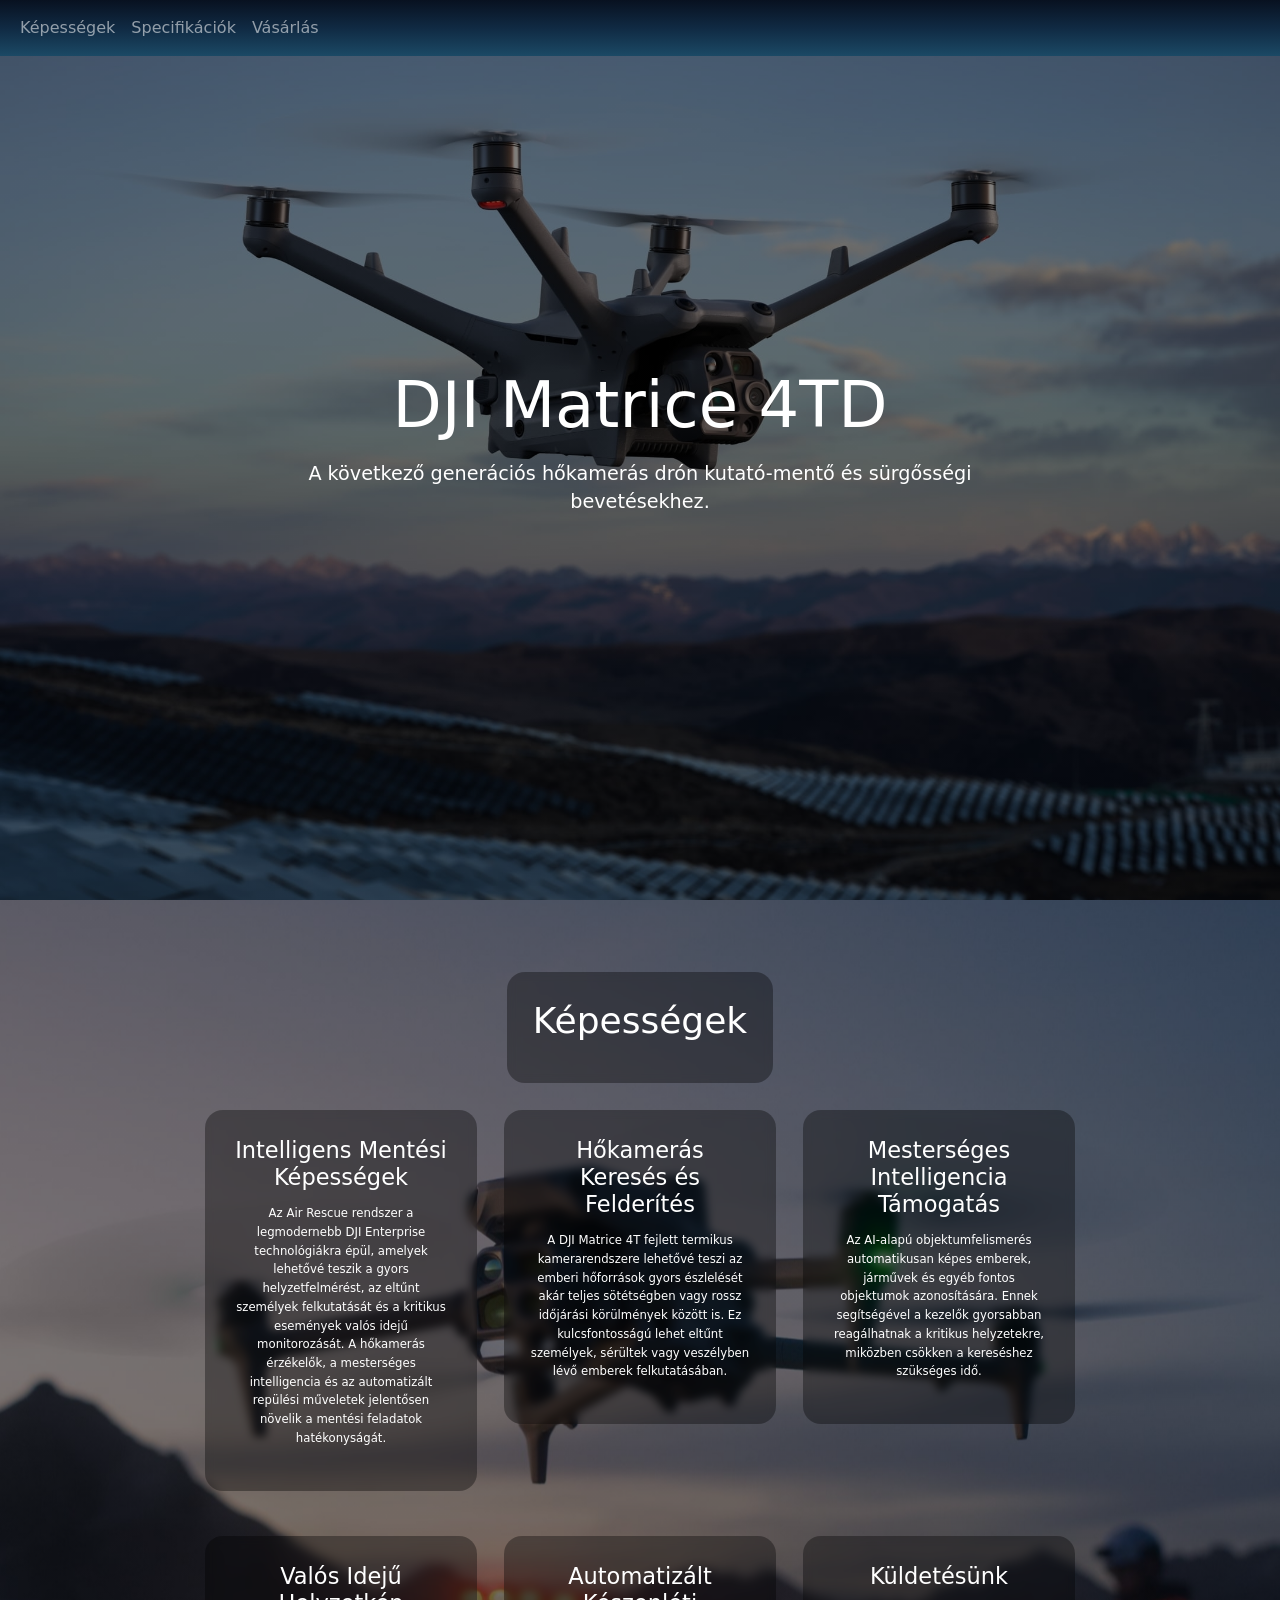
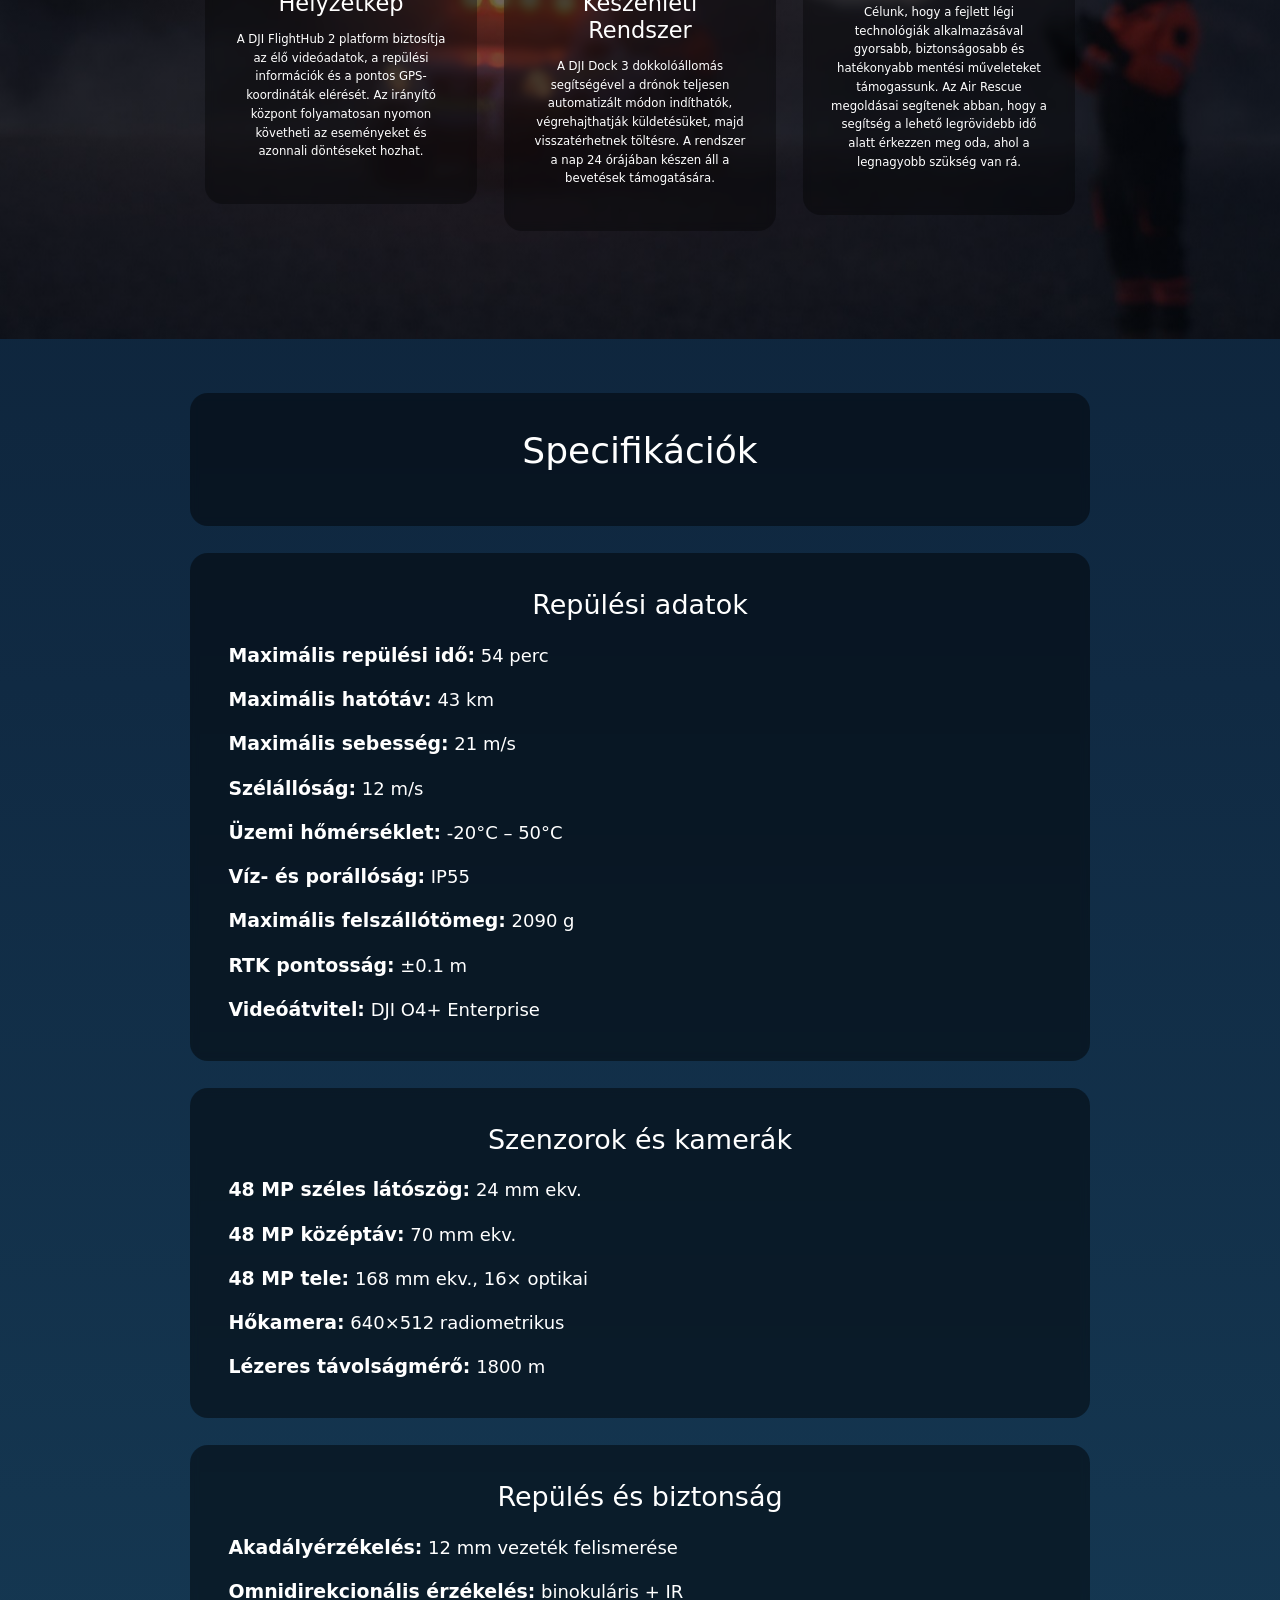
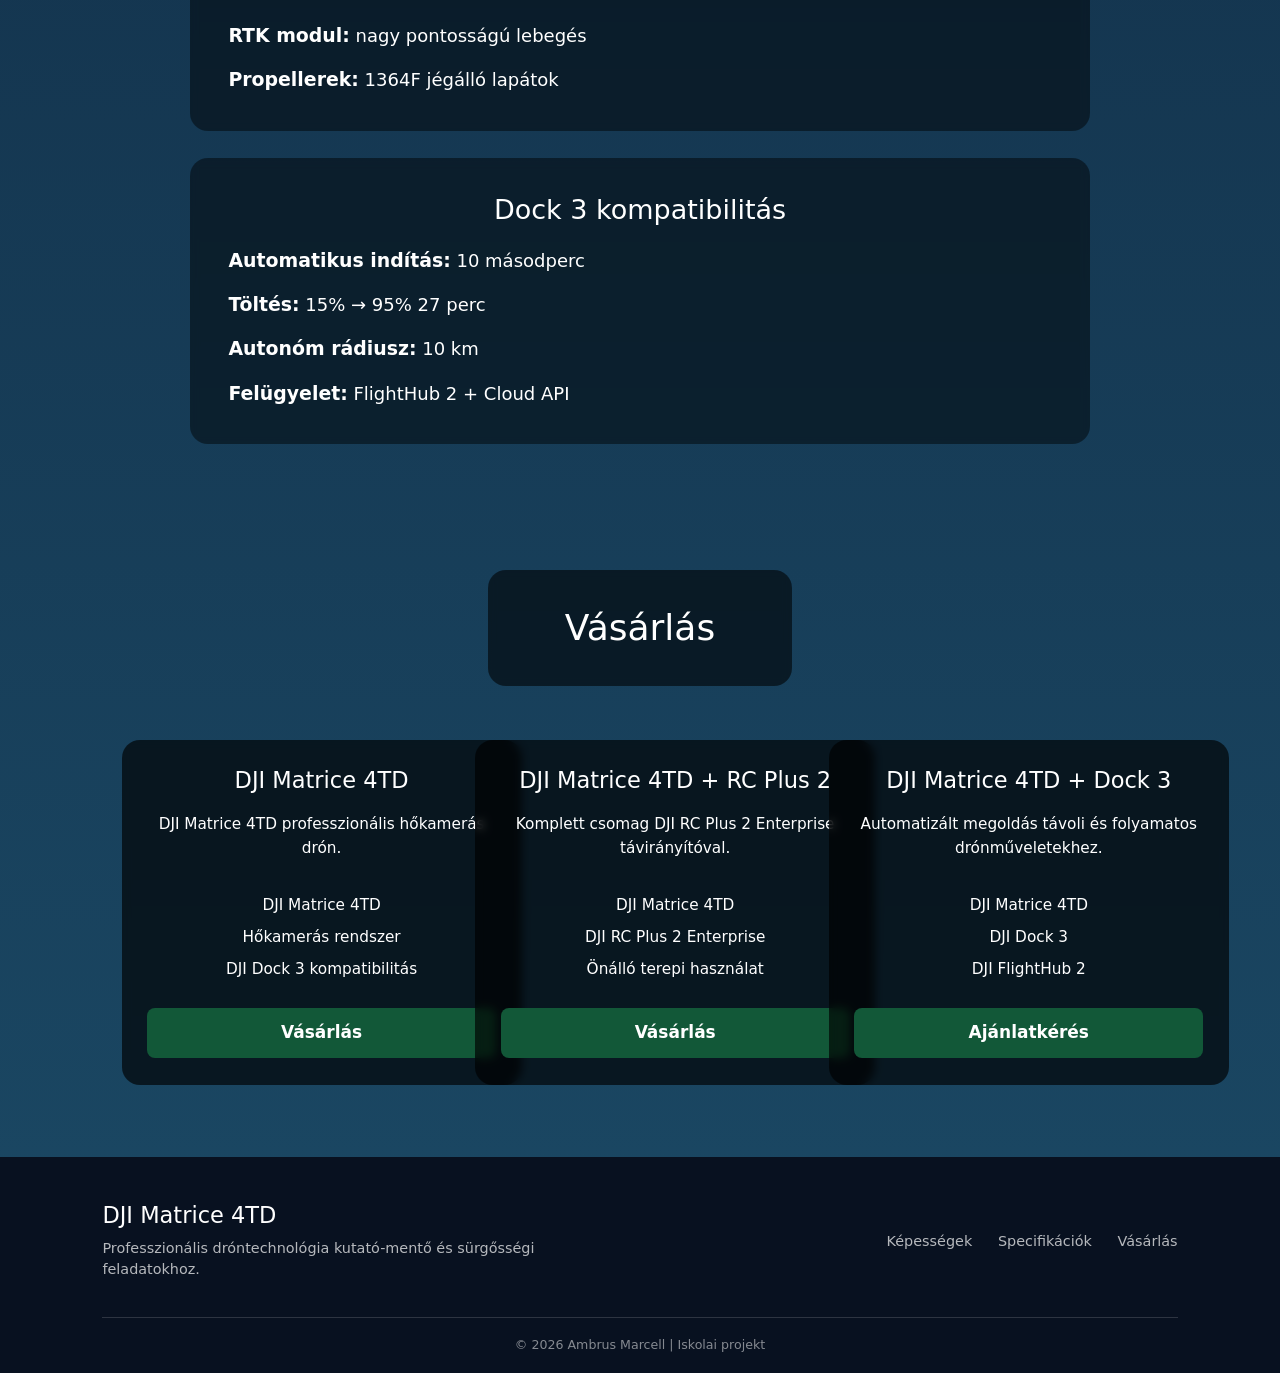
<file: alap.html>
<!DOCTYPE html>
<html lang="hu">

<head>
    <meta charset="UTF-8">
    <meta name="viewport" content="width=device-width, initial-scale=1.0">
    <title>Ambrus Marcell</title>
    <link rel="stylesheet" href="CSS.css">
    <link href="https://cdn.jsdelivr.net/npm/bootstrap@5.3.8/dist/css/bootstrap.min.css" rel="stylesheet"
        integrity="sha384-sRIl4kxILFvY47J16cr9ZwB07vP4J8+LH7qKQnuqkuIAvNWLzeN8tE5YBujZqJLB" crossorigin="anonymous">

</head>

<body>
    <header>
        <nav class="navbar navbar-expand-lg navbar-dark fixed-top">
            <div class="container-fluid">
                <ul class="navbar-nav">
                    <li class="nav-item">
                        <a class="nav-link" aria-current="page" href="#b">Képességek</a>
                    </li>
                    <li class="nav-item">
                        <a class="nav-link" href="#c">Specifikációk</a>
                    </li>
                    <li class="nav-item">
                        <a class="nav-link" href="#d">Vásárlás</a>
                    </li>

                </ul>

            </div>
        </nav>
    </header>
    <main>
        <section id="a">
            <h1>DJI Matrice 4TD</h1>
            <p>
                A következő generációs hőkamerás drón
                kutató-mentő és sürgősségi bevetésekhez.
            </p>
        </section>

        <section id="b">
            <div id="begy">
                <h1>Képességek</h1>
            </div>
            <div class="row row-cols-lg-4 row-cols-md-3 row-cols-1">
                <div class="col">
                    <h1>Intelligens Mentési Képességek</h1>

                    <p>
                        Az Air Rescue rendszer a legmodernebb DJI Enterprise technológiákra épül,
                        amelyek lehetővé teszik a gyors helyzetfelmérést, az eltűnt személyek
                        felkutatását és a kritikus események valós idejű monitorozását.
                        A hőkamerás érzékelők, a mesterséges intelligencia és az automatizált
                        repülési műveletek jelentősen növelik a mentési feladatok hatékonyságát.
                    </p>
                </div>

                <div class="col">
                    <h1>Hőkamerás Keresés és Felderítés</h1>

                    <p>
                        A DJI Matrice 4T fejlett termikus kamerarendszere lehetővé teszi az emberi
                        hőforrások gyors észlelését akár teljes sötétségben vagy rossz időjárási
                        körülmények között is. Ez kulcsfontosságú lehet eltűnt személyek,
                        sérültek vagy veszélyben lévő emberek felkutatásában.
                    </p>
                </div>

                <div class="col">
                    <h1>Mesterséges Intelligencia Támogatás</h1>

                    <p>
                        Az AI-alapú objektumfelismerés automatikusan képes emberek, járművek és
                        egyéb fontos objektumok azonosítására. Ennek segítségével a kezelők
                        gyorsabban reagálhatnak a kritikus helyzetekre, miközben csökken a
                        kereséshez szükséges idő.
                    </p>
                </div>

                <div class="col">
                    <h1>Valós Idejű Helyzetkép</h1>

                    <p>
                        A DJI FlightHub 2 platform biztosítja az élő videóadatok, a repülési
                        információk és a pontos GPS-koordináták elérését. Az irányító központ
                        folyamatosan nyomon követheti az eseményeket és azonnali döntéseket hozhat.
                    </p>
                </div>

                <div class="col">
                    <h1>Automatizált Készenléti Rendszer</h1>

                    <p>
                        A DJI Dock 3 dokkolóállomás segítségével a drónok teljesen automatizált
                        módon indíthatók, végrehajthatják küldetésüket, majd visszatérhetnek
                        töltésre. A rendszer a nap 24 órájában készen áll a bevetések támogatására.
                    </p>
                </div>

                <div class="col">
                    <h1>Küldetésünk</h1>

                    <p>
                        Célunk, hogy a fejlett légi technológiák alkalmazásával gyorsabb,
                        biztonságosabb és hatékonyabb mentési műveleteket támogassunk.
                        Az Air Rescue megoldásai segítenek abban, hogy a segítség a lehető
                        legrövidebb idő alatt érkezzen meg oda, ahol a legnagyobb szükség van rá.
                    </p>
                </div>
            </div>
        </section>
        <section>
            <div id="c">
                <div class="c-card">
                    <h1>Specifikációk</h1>
                </div>
                <div class="c-card">
                    <h2>Repülési adatok</h2>
                    <ul>
                        <li><strong>Maximális repülési idő:</strong> 54 perc</li>
                        <li><strong>Maximális hatótáv:</strong> 43 km</li>
                        <li><strong>Maximális sebesség:</strong> 21 m/s</li>
                        <li><strong>Szélállóság:</strong> 12 m/s</li>
                        <li><strong>Üzemi hőmérséklet:</strong> -20°C – 50°C</li>
                        <li><strong>Víz- és porállóság:</strong> IP55</li>
                        <li><strong>Maximális felszállótömeg:</strong> 2090 g</li>
                        <li><strong>RTK pontosság:</strong> ±0.1 m</li>
                        <li><strong>Videóátvitel:</strong> DJI O4+ Enterprise</li>
                    </ul>
                </div>

                <div class="c-card">
                    <h2>Szenzorok és kamerák</h2>
                    <ul>
                        <li><strong>48 MP széles látószög:</strong> 24 mm ekv.</li>
                        <li><strong>48 MP középtáv:</strong> 70 mm ekv.</li>
                        <li><strong>48 MP tele:</strong> 168 mm ekv., 16× optikai</li>
                        <li><strong>Hőkamera:</strong> 640×512 radiometrikus</li>
                        <li><strong>Lézeres távolságmérő:</strong> 1800 m</li>
                    </ul>
                </div>

                <div class="c-card">
                    <h2>Repülés és biztonság</h2>
                    <ul>
                        <li><strong>Akadályérzékelés:</strong> 12 mm vezeték felismerése</li>
                        <li><strong>Omnidirekcionális érzékelés:</strong> binokuláris + IR</li>
                        <li><strong>RTK modul:</strong> nagy pontosságú lebegés</li>
                        <li><strong>Propellerek:</strong> 1364F jégálló lapátok</li>
                    </ul>
                </div>

                <div class="c-card">
                    <h2>Dock 3 kompatibilitás</h2>
                    <ul>
                        <li><strong>Automatikus indítás:</strong> 10 másodperc</li>
                        <li><strong>Töltés:</strong> 15% → 95% 27 perc</li>
                        <li><strong>Autonóm rádiusz:</strong> 10 km</li>
                        <li><strong>Felügyelet:</strong> FlightHub 2 + Cloud API</li>
                    </ul>
                </div>

            </div>
        </section>

        <section>
            <div id="d">

                <div class="ds-card">
                    <h1>Vásárlás</h1>
                </div>

                <div class="rendelesek">
                    <div class="row row-cols-1 row-cols-md-2 row-cols-lg-3">

                        <div class="col">
                            <div class="rendeles">
                                <h2>DJI Matrice 4TD</h2>
                                <p>
                                    DJI Matrice 4TD professzionális hőkamerás drón.
                                </p>
                                <ul>
                                    <li>DJI Matrice 4TD</li>
                                    <li>Hőkamerás rendszer</li>
                                    <li>DJI Dock 3 kompatibilitás</li>
                                </ul>
                                <button type="button">Vásárlás</button>
                            </div>
                        </div>


                        <div class="col">
                            <div class="rendeles">
                                <h2>DJI Matrice 4TD + RC Plus 2</h2>
                                <p>
                                    Komplett csomag DJI RC Plus 2 Enterprise
                                    távirányítóval.
                                </p>
                                <ul>
                                    <li>DJI Matrice 4TD</li>
                                    <li>DJI RC Plus 2 Enterprise</li>
                                    <li>Önálló terepi használat</li>
                                </ul>
                                <button type="button">Vásárlás</button>
                            </div>
                        </div>


                        <div class="col">
                            <div class="rendeles">
                                <h2>DJI Matrice 4TD + Dock 3</h2>
                                <p>
                                    Automatizált megoldás távoli és folyamatos
                                    drónműveletekhez.
                                </p>
                                <ul>
                                    <li>DJI Matrice 4TD</li>
                                    <li>DJI Dock 3</li>
                                    <li>DJI FlightHub 2</li>
                                </ul>
                                <button type="button">Ajánlatkérés</button>
                            </div>
                        </div>
                    </div>

                </div>

            </div>
        </section>

    </main>
    <footer>
        <div class="footer-container">

            <div class="footer-info">
                <h2>DJI Matrice 4TD</h2>

                <p>
                    Professzionális dróntechnológia kutató-mentő
                    és sürgősségi feladatokhoz.
                </p>
            </div>

            <div class="footer-nav">
                <a class="nav-link" href="#b">Képességek</a>
                <a class="nav-link" href="#c">Specifikációk</a>
                <a class="nav-link" href="#d">Vásárlás</a>
            </div>

        </div>

        <div class="footer-bottom">
            <p>© 2026 Ambrus Marcell | Iskolai projekt</p>
        </div>
    </footer>
</body>

</html>
</file>
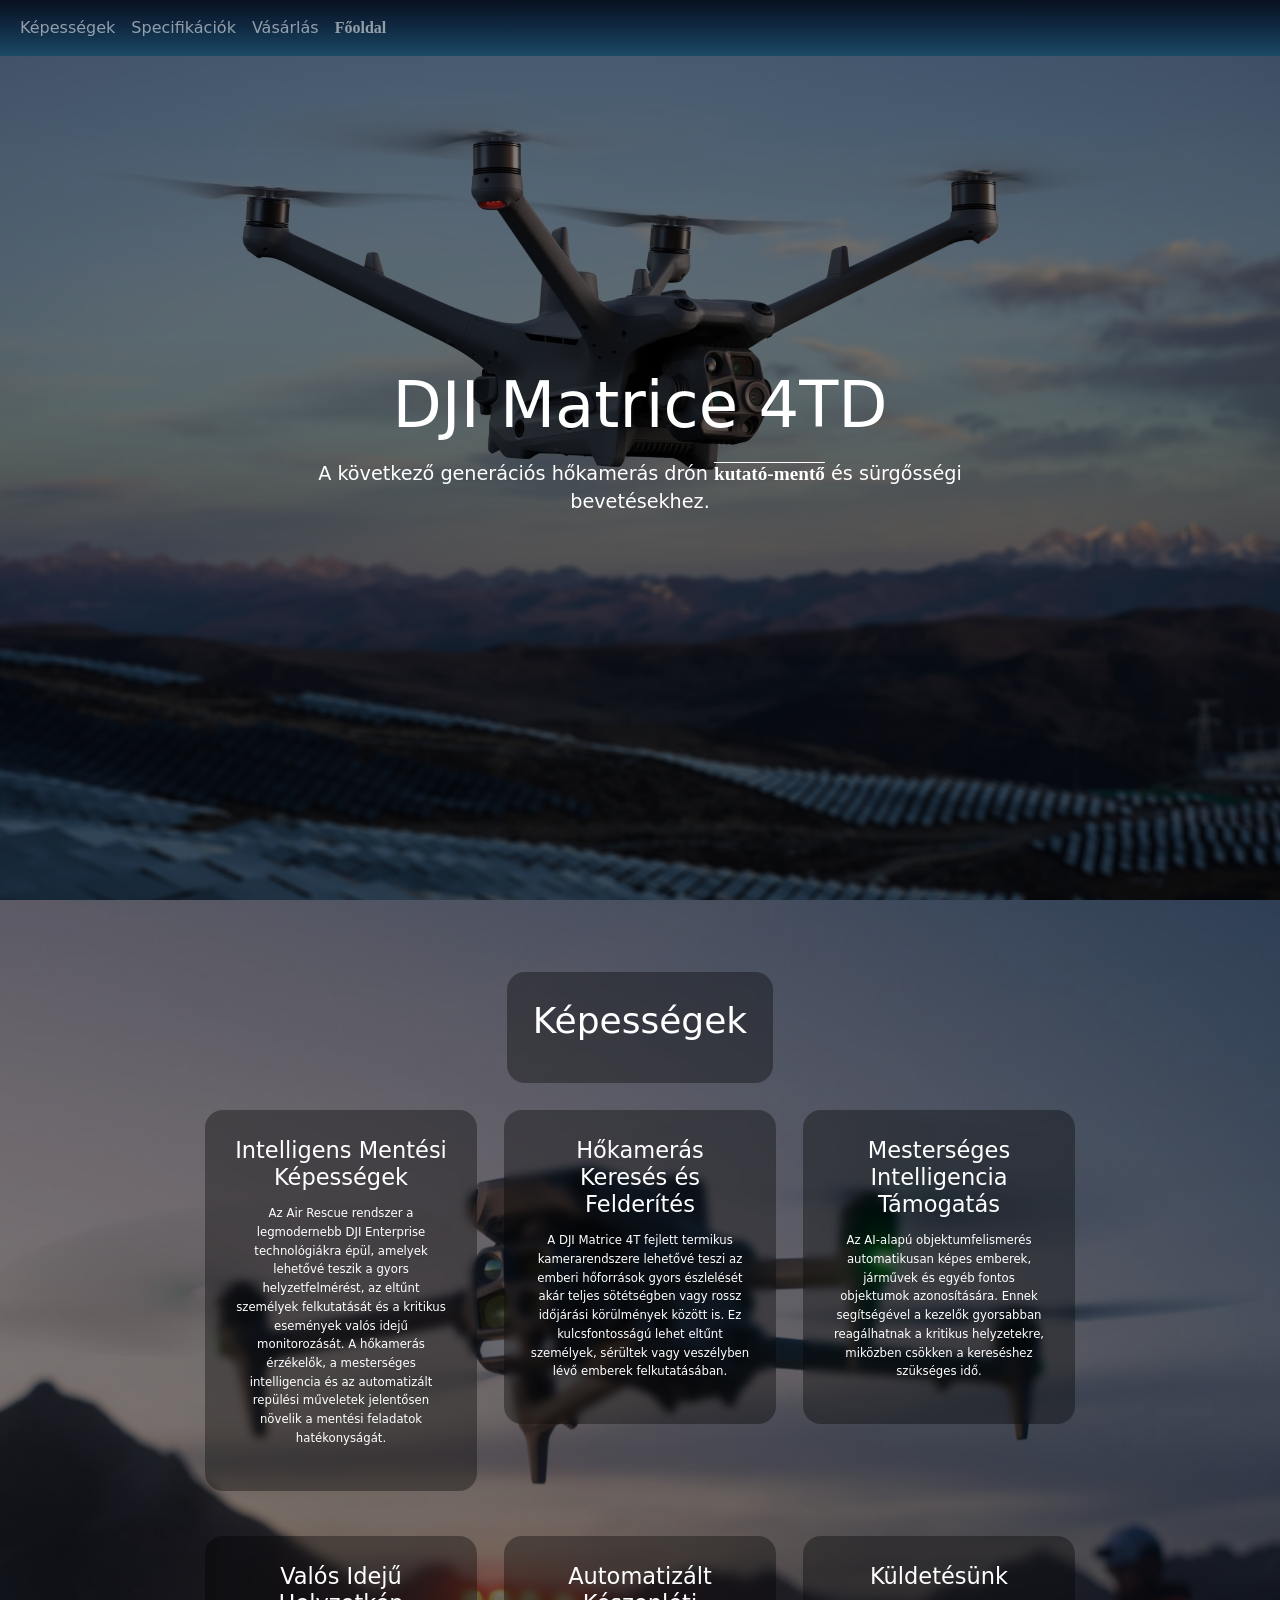
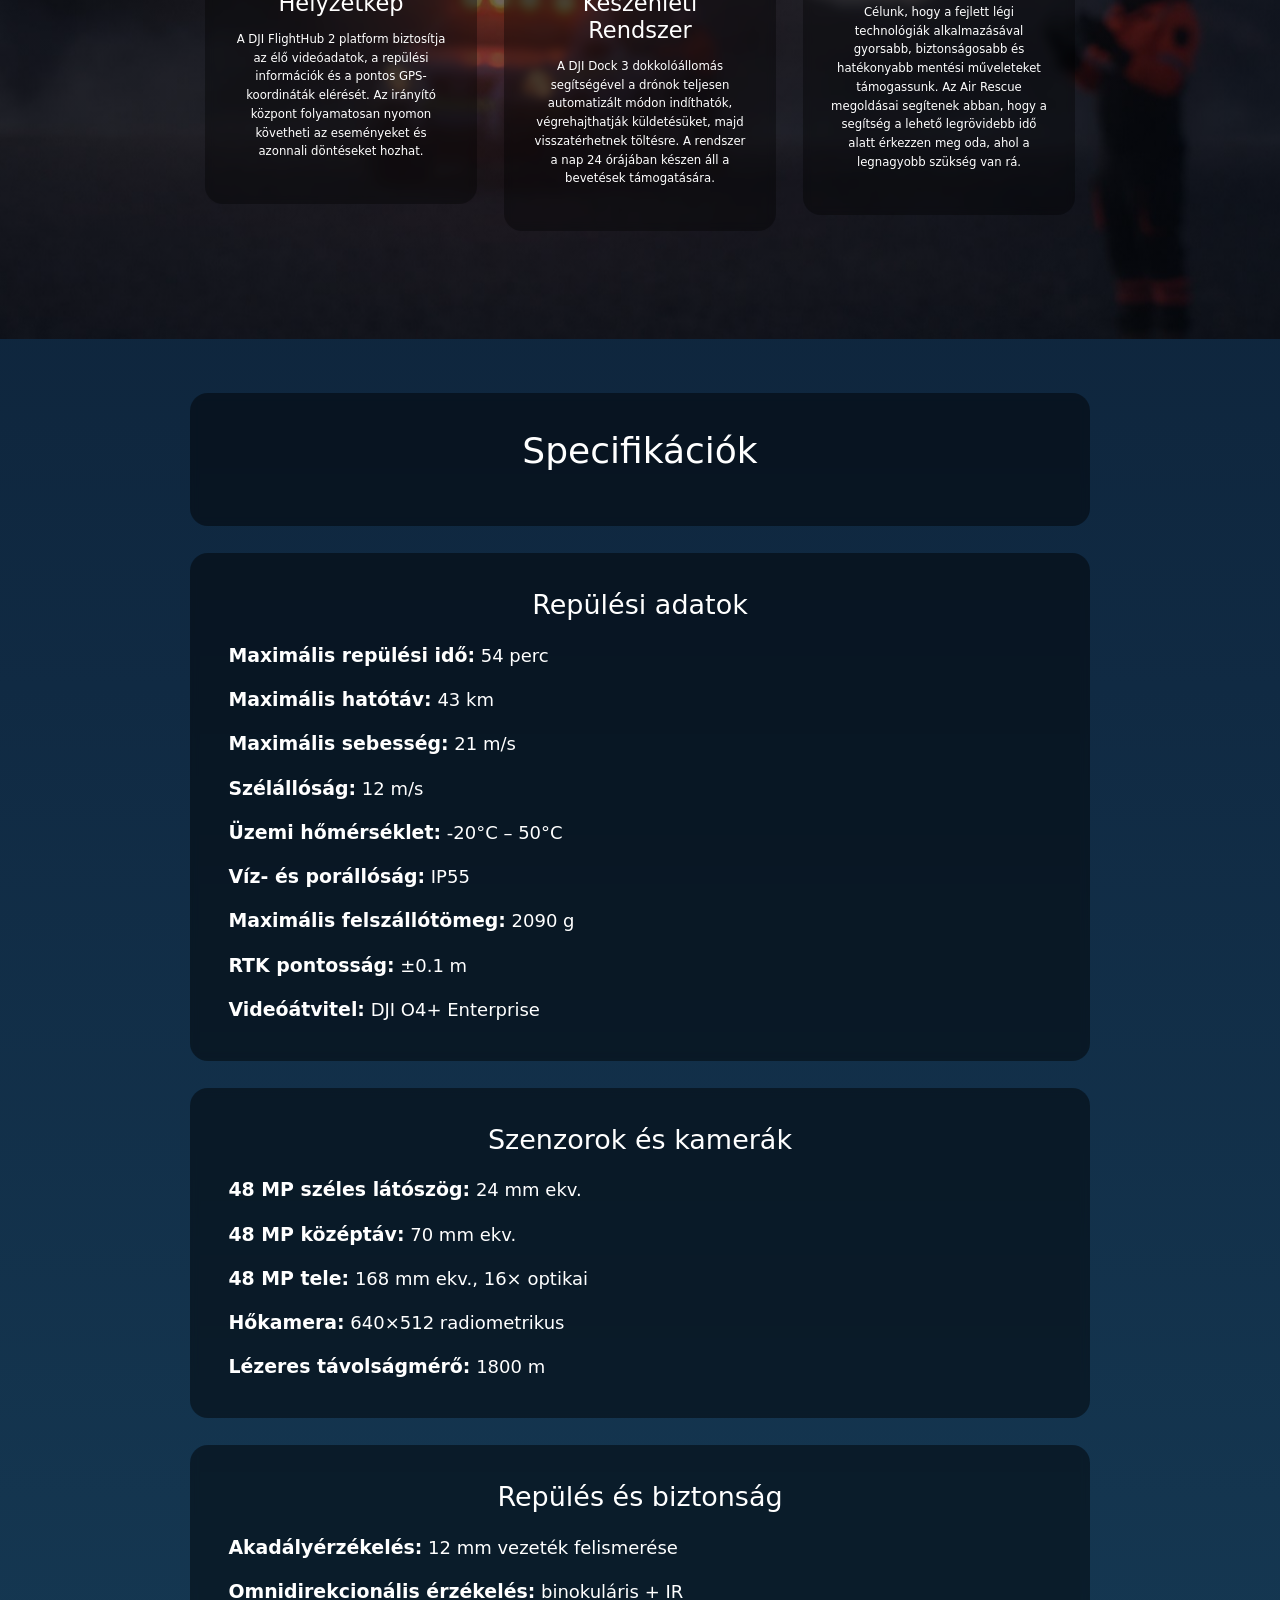
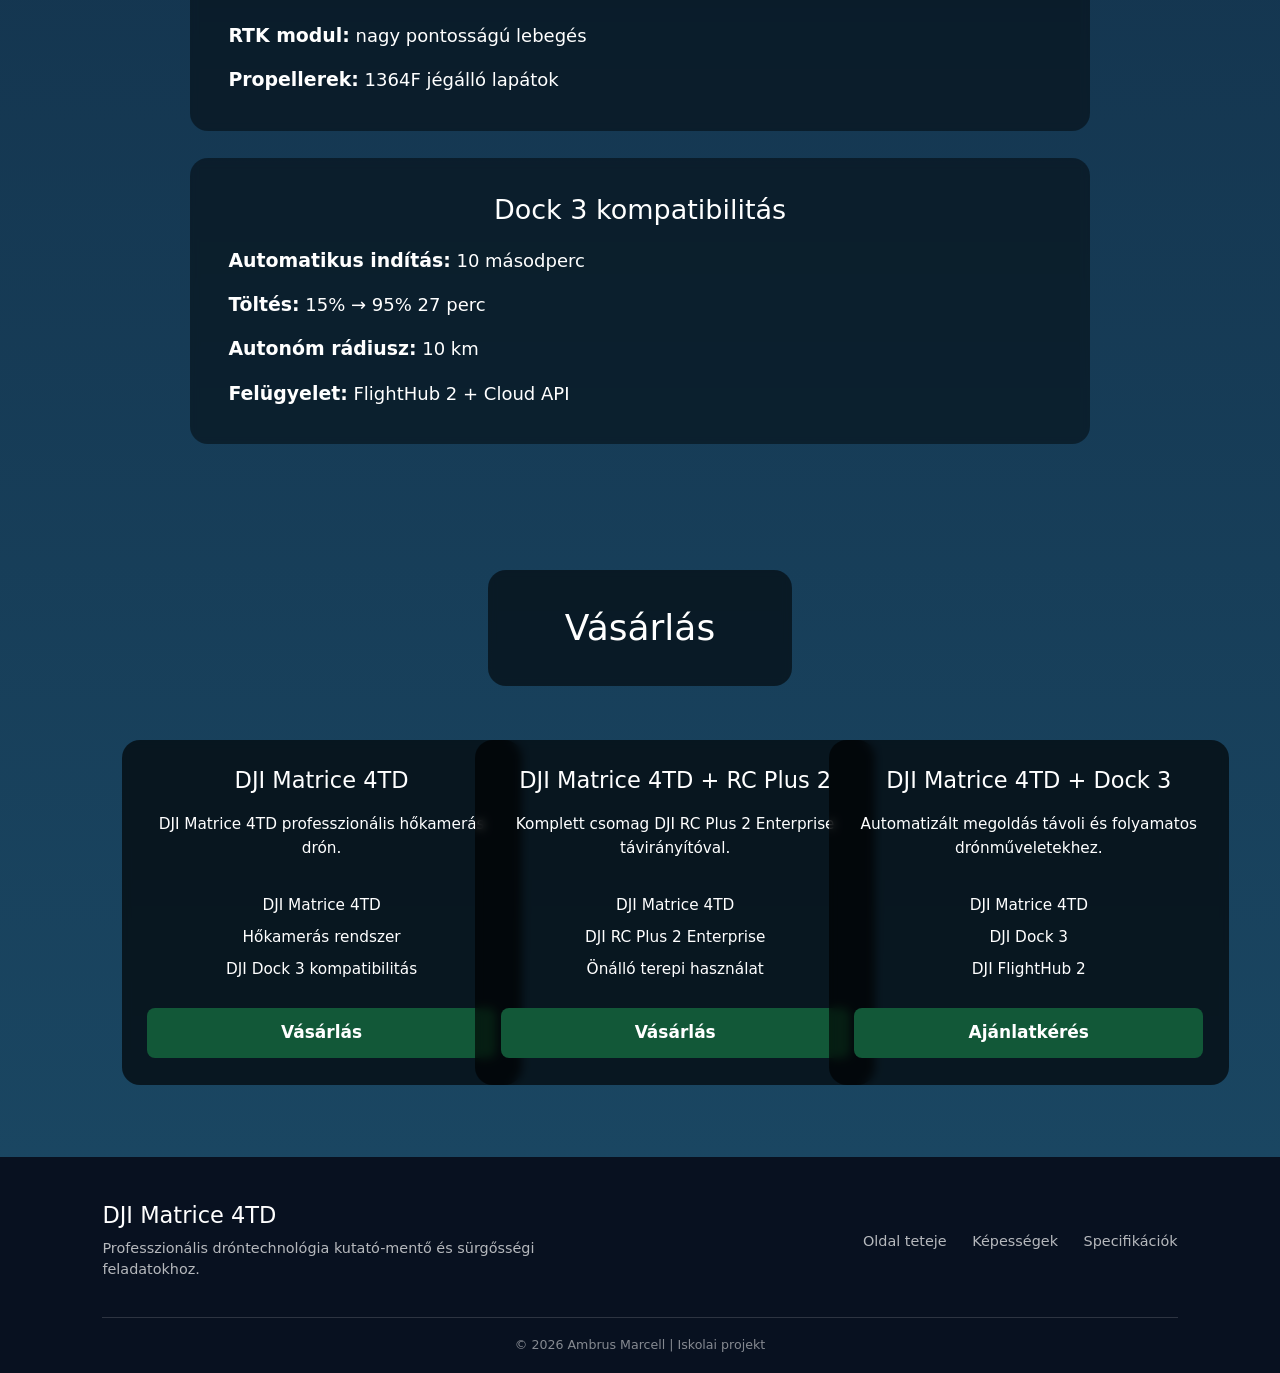
<file: DJI-Mat-4.html>
<!DOCTYPE html>
<html lang="hu">

<head>
    <meta charset="UTF-8">
    <meta name="viewport" content="width=device-width, initial-scale=1.0">
    <title>Ambrus Marcell</title>
    <link rel="stylesheet" href="CSS-DJI-Mat-4.css">
    <link href="https://cdn.jsdelivr.net/npm/bootstrap@5.3.8/dist/css/bootstrap.min.css" rel="stylesheet"
        integrity="sha384-sRIl4kxILFvY47J16cr9ZwB07vP4J8+LH7qKQnuqkuIAvNWLzeN8tE5YBujZqJLB" crossorigin="anonymous">

</head>

<body>
    <header>
        <nav class="navbar navbar-expand-lg navbar-dark fixed-top">
            <div class="container-fluid">
                <ul class="navbar-nav">
                    <li class="nav-item">
                        <a class="nav-link" aria-current="page" href="#b">Képességek</a>
                    </li>
                    <li class="nav-item">
                        <a class="nav-link" href="#c">Specifikációk</a>
                    </li>
                    <li class="nav-item">
                        <a class="nav-link" href="#d">Vásárlás</a>
                    </li>
                    <li class="nav-item">
                        <a class="nav-link" href="index.html" style="font-family: 'Times New Roman', Times, serif; font-weight: 600;">Főoldal</a>
                    </li>
                </ul>

            </div>
        </nav>
    </header>
    <main>
        <section id="a">
            <h1>DJI Matrice 4TD</h1>
            <p>
                A következő generációs hőkamerás drón
                <strong style="font-family: initial; text-decoration: overline;" >kutató-mentő</strong> és sürgősségi bevetésekhez.
            </p>
        </section>

        <section id="b">
            <div id="begy">
                <h1>Képességek</h1>
            </div>
            <div class="row row-cols-lg-4 row-cols-md-3 row-cols-1">
                <div class="col">
                    <h1>Intelligens Mentési Képességek</h1>

                    <p>
                        Az Air Rescue rendszer a legmodernebb DJI Enterprise technológiákra épül,
                        amelyek lehetővé teszik a gyors helyzetfelmérést, az eltűnt személyek
                        felkutatását és a kritikus események valós idejű monitorozását.
                        A hőkamerás érzékelők, a mesterséges intelligencia és az automatizált
                        repülési műveletek jelentősen növelik a mentési feladatok hatékonyságát.
                    </p>
                </div>

                <div class="col">
                    <h1>Hőkamerás Keresés és Felderítés</h1>

                    <p>
                        A DJI Matrice 4T fejlett termikus kamerarendszere lehetővé teszi az emberi
                        hőforrások gyors észlelését akár teljes sötétségben vagy rossz időjárási
                        körülmények között is. Ez kulcsfontosságú lehet eltűnt személyek,
                        sérültek vagy veszélyben lévő emberek felkutatásában.
                    </p>
                </div>

                <div class="col">
                    <h1>Mesterséges Intelligencia Támogatás</h1>

                    <p>
                        Az AI-alapú objektumfelismerés automatikusan képes emberek, járművek és
                        egyéb fontos objektumok azonosítására. Ennek segítségével a kezelők
                        gyorsabban reagálhatnak a kritikus helyzetekre, miközben csökken a
                        kereséshez szükséges idő.
                    </p>
                </div>

                <div class="col">
                    <h1>Valós Idejű Helyzetkép</h1>

                    <p>
                        A DJI FlightHub 2 platform biztosítja az élő videóadatok, a repülési
                        információk és a pontos GPS-koordináták elérését. Az irányító központ
                        folyamatosan nyomon követheti az eseményeket és azonnali döntéseket hozhat.
                    </p>
                </div>

                <div class="col">
                    <h1>Automatizált Készenléti Rendszer</h1>

                    <p>
                        A DJI Dock 3 dokkolóállomás segítségével a drónok teljesen automatizált
                        módon indíthatók, végrehajthatják küldetésüket, majd visszatérhetnek
                        töltésre. A rendszer a nap 24 órájában készen áll a bevetések támogatására.
                    </p>
                </div>

                <div class="col">
                    <h1>Küldetésünk</h1>

                    <p>
                        Célunk, hogy a fejlett légi technológiák alkalmazásával gyorsabb,
                        biztonságosabb és hatékonyabb mentési műveleteket támogassunk.
                        Az Air Rescue megoldásai segítenek abban, hogy a segítség a lehető
                        legrövidebb idő alatt érkezzen meg oda, ahol a legnagyobb szükség van rá.
                    </p>
                </div>
            </div>
        </section>
        <section>
            <div id="c">
                <div class="c-card">
                    <h1>Specifikációk</h1>
                </div>
                <div class="c-card">
                    <h2>Repülési adatok</h2>
                    <ul>
                        <li><strong>Maximális repülési idő:</strong> 54 perc</li>
                        <li><strong>Maximális hatótáv:</strong> 43 km</li>
                        <li><strong>Maximális sebesség:</strong> 21 m/s</li>
                        <li><strong>Szélállóság:</strong> 12 m/s</li>
                        <li><strong>Üzemi hőmérséklet:</strong> -20°C – 50°C</li>
                        <li><strong>Víz- és porállóság:</strong> IP55</li>
                        <li><strong>Maximális felszállótömeg:</strong> 2090 g</li>
                        <li><strong>RTK pontosság:</strong> ±0.1 m</li>
                        <li><strong>Videóátvitel:</strong> DJI O4+ Enterprise</li>
                    </ul>
                </div>

                <div class="c-card">
                    <h2>Szenzorok és kamerák</h2>
                    <ul>
                        <li><strong>48 MP széles látószög:</strong> 24 mm ekv.</li>
                        <li><strong>48 MP középtáv:</strong> 70 mm ekv.</li>
                        <li><strong>48 MP tele:</strong> 168 mm ekv., 16× optikai</li>
                        <li><strong>Hőkamera:</strong> 640×512 radiometrikus</li>
                        <li><strong>Lézeres távolságmérő:</strong> 1800 m</li>
                    </ul>
                </div>

                <div class="c-card">
                    <h2>Repülés és biztonság</h2>
                    <ul>
                        <li><strong>Akadályérzékelés:</strong> 12 mm vezeték felismerése</li>
                        <li><strong>Omnidirekcionális érzékelés:</strong> binokuláris + IR</li>
                        <li><strong>RTK modul:</strong> nagy pontosságú lebegés</li>
                        <li><strong>Propellerek:</strong> 1364F jégálló lapátok</li>
                    </ul>
                </div>

                <div class="c-card">
                    <h2>Dock 3 kompatibilitás</h2>
                    <ul>
                        <li><strong>Automatikus indítás:</strong> 10 másodperc</li>
                        <li><strong>Töltés:</strong> 15% → 95% 27 perc</li>
                        <li><strong>Autonóm rádiusz:</strong> 10 km</li>
                        <li><strong>Felügyelet:</strong> FlightHub 2 + Cloud API</li>
                    </ul>
                </div>

            </div>
        </section>

        <section>
            <div id="d">

                <div class="ds-card">
                    <h1>Vásárlás</h1>
                </div>

                <div class="rendelesek">
                    <div class="row row-cols-1 row-cols-md-2 row-cols-lg-3">

                        <div class="col">
                            <div class="rendeles">
                                <h2>DJI Matrice 4TD</h2>
                                <p>
                                    DJI Matrice 4TD professzionális hőkamerás drón.
                                </p>
                                <ul>
                                    <li>DJI Matrice 4TD</li>
                                    <li>Hőkamerás rendszer</li>
                                    <li>DJI Dock 3 kompatibilitás</li>
                                </ul>
                                <button type="button">Vásárlás</button>
                            </div>
                        </div>


                        <div class="col">
                            <div class="rendeles">
                                <h2>DJI Matrice 4TD + RC Plus 2</h2>
                                <p>
                                    Komplett csomag DJI RC Plus 2 Enterprise
                                    távirányítóval.
                                </p>
                                <ul>
                                    <li>DJI Matrice 4TD</li>
                                    <li>DJI RC Plus 2 Enterprise</li>
                                    <li>Önálló terepi használat</li>
                                </ul>
                                <button type="button">Vásárlás</button>
                            </div>
                        </div>


                        <div class="col">
                            <div class="rendeles">
                                <h2>DJI Matrice 4TD + Dock 3</h2>
                                <p>
                                    Automatizált megoldás távoli és folyamatos
                                    drónműveletekhez.
                                </p>
                                <ul>
                                    <li>DJI Matrice 4TD</li>
                                    <li>DJI Dock 3</li>
                                    <li>DJI FlightHub 2</li>
                                </ul>
                                <button type="button">Ajánlatkérés</button>
                            </div>
                        </div>
                    </div>

                </div>

            </div>
        </section>

    </main>
    <footer>
        <div class="footer-container">

            <div class="footer-info">
                <h2>DJI Matrice 4TD</h2>

                <p>
                    Professzionális dróntechnológia kutató-mentő
                    és sürgősségi feladatokhoz.
                </p>
            </div>

            <div class="footer-nav">
                <a class="nav-link" href="#a">Oldal teteje</a>
                <a class="nav-link" href="#b">Képességek</a>
                <a class="nav-link" href="#c">Specifikációk</a>
            </div>

        </div>

        <div class="footer-bottom">
            <p>© 2026 Ambrus Marcell | Iskolai projekt</p>
        </div>
    </footer>
</body>

</html>
</file>
<file: CSS.css>
body {
    background: linear-gradient(180deg,
            #081120 0%,
            #102a43 50%,
            #1b4965 100%);
    color: white;
}

nav {
    background: linear-gradient(180deg,
            #081120 0%,
            #102a43 50%,
            #1b4965 100%);

}


#a {
    background:
        linear-gradient(rgba(0, 0, 0, 0.5),
            rgba(0, 0, 0, 0.5)),
        url("kepek/M4TD.jpg");

    background-size: cover;
    background-position: center;
    background-repeat: no-repeat;

    height: 100vh;

    display: flex;
    flex-direction: column;
    justify-content: center;
    align-items: center;

    text-align: center;
    color: white;
}

#a h1 {
    font-size: 4rem;
    margin-bottom: 1rem;
}

#a p {
    max-width: 700px;
    font-size: 1.2rem;
}

#b {
    position: relative;

    background:
        linear-gradient(
            rgba(0, 0, 0, 0.5),
            rgba(0, 0, 0, 0.5)
        ),
        url("kepek/M4T-hatter1.webp");

    background-size: cover;
    background-position: center;
    background-repeat: no-repeat;

    min-height: 100vh;

    display: flex;
    flex-direction: column;
    justify-content: center;
    align-items: center;

    text-align: center;
    color: white;

    padding-bottom: 10vh;
}

#b .row {
    width: 80%;
    margin: 0 auto;
    gap: 4vh;
    padding: 4vh 3vw;
    background: rgba(0, 0, 0, 0.35);
    border-radius: 2vh;

    display: flex;
    justify-content: center;
    align-items: flex-start;

    width: 85%;
    margin: 0 auto;
    gap: 3vh;
    padding: 0;
    background: none;
}

#b .col {
    background: rgba(0, 0, 0, 0.35);
    padding: 3vh 2vw;
    border-radius: 2vh;
    backdrop-filter: blur(4px);
    margin-bottom: 2vh;
}

#b h1,
#b h2 {
    font-size: 2.5vh;
    margin-bottom: 1.5vh;
}

#b p {
    font-size: 1.3vh;
    line-height: 1.6;
}

#begy {
    margin-top: 8vh;
    background: rgba(0, 0, 0, 0.35);
    padding: 3vh 2vw;
    border-radius: 2vh;
    backdrop-filter: blur(4px);
    margin-bottom: 3vh;
}

#begy h1 {
    font-size: 4vh;
    margin-bottom: 1.5vh;
}

#c,
#d {
    width: 100%;
    display: flex;
    flex-direction: column;
    align-items: center;
    gap: 3vh;
    color: white;
    text-align: center;


    background-image: url(kepek/M4TD-specifikációk.webp);
    background-size: cover;
    background-position: center;
    background-repeat: no-repeat;
    background-attachment: fixed;
    /* ez csinálja meg azt az efetet */
    padding: 6vh 0;
}


#c h1 {
    font-size: 4vh;
    margin-bottom: 2vh;
}

.c-card {
    width: 100%;
    max-width: 900px;
    background: rgba(0, 0, 0, 0.466);
    padding: 4vh 3vw;
    border-radius: 2vh;
    backdrop-filter: blur(4px);
    display: flex;
    flex-direction: column;
    align-items: center;
    gap: 2vh;
}


.c-card h2 {
    font-size: 3vh;
    margin: 0;
}


.c-card ul {
    list-style: none;
    padding: 0;
    margin: 0;
    width: 100%;
    text-align: left;
    display: flex;
    flex-direction: column;
    gap: 1.5vh;
}

.c-card li {
    font-size: 2vh;
    line-height: 1.6;
}

.c-card li strong {
    font-size: 2.1vh;
}

.c-card button {
    background: linear-gradient(135deg, #135020d0, #125838be);
    color: white;

    border: none;
    border-radius: 10px;

    padding: 14px 35px;

    font-size: 18px;
    font-weight: bold;

    cursor: pointer;

    box-shadow: 0 5px 15px rgba(27, 85, 72, 0.35);

    transition: 0.3s;
}

.c-card button:hover {
    transform: translateY(-3px) scale(1.03);

    box-shadow: 0 8px 25px rgba(15, 58, 34, 0.55);

    background: linear-gradient(135deg, #184920d5, #115736ce);
}

.c-card button:active {
    transform: scale(0.97);
}

#d {
    padding: 8vh 5vw;
}

#d h1 {
    font-size: 4vh;
    margin-bottom: 3vh;
}

.rendelesek {
    width: 90%;
    display: flex;
    justify-content: center;
    align-items: stretch;
    gap: 2vw;
}

.rendeles {
    width: 400px;
    background: rgba(0, 0, 0, 0.658);

    padding: 3vh 2vw;
    border-radius: 2vh;

    backdrop-filter: blur(4px);

    display: flex;
    flex-direction: column;
}

.rendeles h2 {
    font-size: 2.5vh;
    margin-bottom: 2vh;
}

.rendeles p {
    font-size: 1.7vh;
    line-height: 1.6;
}

.rendeles ul {
    list-style: none;
    padding: 0;
    margin: 2vh 0;

    flex-grow: 1;
}

.rendeles li {
    font-size: 1.7vh;
    margin-bottom: 1vh;
}

.rendeles button {
    background: #125838;
    color: white;

    border: none;
    border-radius: 8px;

    padding: 12px 25px;

    font-size: 17px;
    font-weight: bold;

    cursor: pointer;
}

.rendeles button:hover {
    background: #184920;
}

.ds-card h1 {
    width: 100%;
    max-width: 900px;
    background: rgba(0, 0, 0, 0.575);
    padding: 4vh 6vw;
    border-radius: 2vh;
    backdrop-filter: blur(4px);
    display: flex;
    flex-direction: column;
    align-items: center;
    gap: 1.7vh;
}

footer {
    background: #081120;
    color: white;
    padding: 5vh 8vw 2vh;
}

.footer-container {
    display: flex;
    justify-content: space-between;
    align-items: center;
    gap: 4vh;

    max-width: 1200px;
    margin: 0 auto;
}

.footer-info {
    max-width: 500px;
}

.footer-info h2 {
    font-size: 2.5vh;
    margin-bottom: 1vh;
}

.footer-info p {
    font-size: 1.6vh;
    opacity: 0.7;
    margin: 0;
}

.footer-nav {
    display: flex;
    gap: 2vw;
}

.footer-nav a {
    color: white;
    text-decoration: none;
    font-size: 1.6vh;
    opacity: 0.7;
    transition: 0.2s;
}

.footer-nav a:hover {
    opacity: 1;
    color: #6cb4ee;
}

.footer-bottom {
    max-width: 1200px;
    margin: 4vh auto 0;
    padding-top: 2vh;

    border-top: 1px solid rgba(255, 255, 255, 0.15);

    text-align: center;
}

.footer-bottom p {
    margin: 0;
    font-size: 1.4vh;
    opacity: 0.5;
}
</file>
<file: CSS-DJI-Mat-4.css>
body {
    background: linear-gradient(180deg,
            #081120 0%,
            #102a43 50%,
            #1b4965 100%);
    color: white;
}

nav {
    background: linear-gradient(180deg,
            #081120 0%,
            #102a43 50%,
            #1b4965 100%);

}


#a {
    background:
        linear-gradient(rgba(0, 0, 0, 0.5),
            rgba(0, 0, 0, 0.5)),
        url("kepek/M4TD.jpg");

    background-size: cover;
    background-position: center;
    background-repeat: no-repeat;

    height: 100vh;

    display: flex;
    flex-direction: column;
    justify-content: center;
    align-items: center;

    text-align: center;
    color: white;
}

#a h1 {
    font-size: 4rem;
    margin-bottom: 1rem;
}

#a p {
    max-width: 700px;
    font-size: 1.2rem;
}

#b {
    position: relative;

    background:
        linear-gradient(
            rgba(0, 0, 0, 0.5),
            rgba(0, 0, 0, 0.5)
        ),
        url("kepek/M4T-hatter1.webp");

    background-size: cover;
    background-position: center;
    background-repeat: no-repeat;

    min-height: 100vh;

    display: flex;
    flex-direction: column;
    justify-content: center;
    align-items: center;

    text-align: center;
    color: white;

    padding-bottom: 10vh;
}

#b .row {
    width: 80%;
    margin: 0 auto;
    gap: 4vh;
    padding: 4vh 3vw;
    background: rgba(0, 0, 0, 0.35);
    border-radius: 2vh;

    display: flex;
    justify-content: center;
    align-items: flex-start;

    width: 85%;
    margin: 0 auto;
    gap: 3vh;
    padding: 0;
    background: none;
}

#b .col {
    background: rgba(0, 0, 0, 0.35);
    padding: 3vh 2vw;
    border-radius: 2vh;
    backdrop-filter: blur(4px);
    margin-bottom: 2vh;
}

#b h1,
#b h2 {
    font-size: 2.5vh;
    margin-bottom: 1.5vh;
}

#b p {
    font-size: 1.3vh;
    line-height: 1.6;
}

#begy {
    margin-top: 8vh;
    background: rgba(0, 0, 0, 0.35);
    padding: 3vh 2vw;
    border-radius: 2vh;
    backdrop-filter: blur(4px);
    margin-bottom: 3vh;
}

#begy h1 {
    font-size: 4vh;
    margin-bottom: 1.5vh;
}

#c,
#d {
    width: 100%;
    display: flex;
    flex-direction: column;
    align-items: center;
    gap: 3vh;
    color: white;
    text-align: center;


    background-image: url(kepek/M4TD-specifikációk.webp);
    background-size: cover;
    background-position: center;
    background-repeat: no-repeat;
    background-attachment: fixed;
    /* ez csinálja meg azt az efetet */
    padding: 6vh 0;
}


#c h1 {
    font-size: 4vh;
    margin-bottom: 2vh;
}

.c-card {
    width: 100%;
    max-width: 900px;
    background: rgba(0, 0, 0, 0.466);
    padding: 4vh 3vw;
    border-radius: 2vh;
    backdrop-filter: blur(4px);
    display: flex;
    flex-direction: column;
    align-items: center;
    gap: 2vh;
}


.c-card h2 {
    font-size: 3vh;
    margin: 0;
}


.c-card ul {
    list-style: none;
    padding: 0;
    margin: 0;
    width: 100%;
    text-align: left;
    display: flex;
    flex-direction: column;
    gap: 1.5vh;
}

.c-card li {
    font-size: 2vh;
    line-height: 1.6;
}

.c-card li strong {
    font-size: 2.1vh;
}

.c-card button {
    background: linear-gradient(135deg, #135020d0, #125838be);
    color: white;

    border: none;
    border-radius: 10px;

    padding: 14px 35px;

    font-size: 18px;
    font-weight: bold;

    cursor: pointer;

    box-shadow: 0 5px 15px rgba(27, 85, 72, 0.35);

    transition: 0.3s;
}

.c-card button:hover {
    transform: translateY(-3px) scale(1.03);

    box-shadow: 0 8px 25px rgba(15, 58, 34, 0.55);

    background: linear-gradient(135deg, #184920d5, #115736ce);
}

.c-card button:active {
    transform: scale(0.97);
}

#d {
    padding: 8vh 5vw;
}

#d h1 {
    font-size: 4vh;
    margin-bottom: 3vh;
}

.rendelesek {
    width: 90%;
    display: flex;
    justify-content: center;
    align-items: stretch;
    gap: 2vw;
}

.rendeles {
    width: 400px;
    background: rgba(0, 0, 0, 0.658);

    padding: 3vh 2vw;
    border-radius: 2vh;

    backdrop-filter: blur(4px);

    display: flex;
    flex-direction: column;
}

.rendeles h2 {
    font-size: 2.5vh;
    margin-bottom: 2vh;
}

.rendeles p {
    font-size: 1.7vh;
    line-height: 1.6;
}

.rendeles ul {
    list-style: none;
    padding: 0;
    margin: 2vh 0;

    flex-grow: 1;
}

.rendeles li {
    font-size: 1.7vh;
    margin-bottom: 1vh;
}

.rendeles button {
    background: #125838;
    color: white;

    border: none;
    border-radius: 8px;

    padding: 12px 25px;

    font-size: 17px;
    font-weight: bold;

    cursor: pointer;
}

.rendeles button:hover {
    background: #184920;
}

.ds-card h1 {
    width: 100%;
    max-width: 900px;
    background: rgba(0, 0, 0, 0.575);
    padding: 4vh 6vw;
    border-radius: 2vh;
    backdrop-filter: blur(4px);
    display: flex;
    flex-direction: column;
    align-items: center;
    gap: 1.7vh;
}

footer {
    background: #081120;
    color: white;
    padding: 5vh 8vw 2vh;
}

.footer-container {
    display: flex;
    justify-content: space-between;
    align-items: center;
    gap: 4vh;

    max-width: 1200px;
    margin: 0 auto;
}

.footer-info {
    max-width: 500px;
}

.footer-info h2 {
    font-size: 2.5vh;
    margin-bottom: 1vh;
}

.footer-info p {
    font-size: 1.6vh;
    opacity: 0.7;
    margin: 0;
}

.footer-nav {
    display: flex;
    gap: 2vw;
}

.footer-nav a {
    color: white;
    text-decoration: none;
    font-size: 1.6vh;
    opacity: 0.7;
    transition: 0.2s;
}

.footer-nav a:hover {
    opacity: 1;
    color: #6cb4ee;
}

.footer-bottom {
    max-width: 1200px;
    margin: 4vh auto 0;
    padding-top: 2vh;

    border-top: 1px solid rgba(255, 255, 255, 0.15);

    text-align: center;
}

.footer-bottom p {
    margin: 0;
    font-size: 1.4vh;
    opacity: 0.5;
}
</file>
